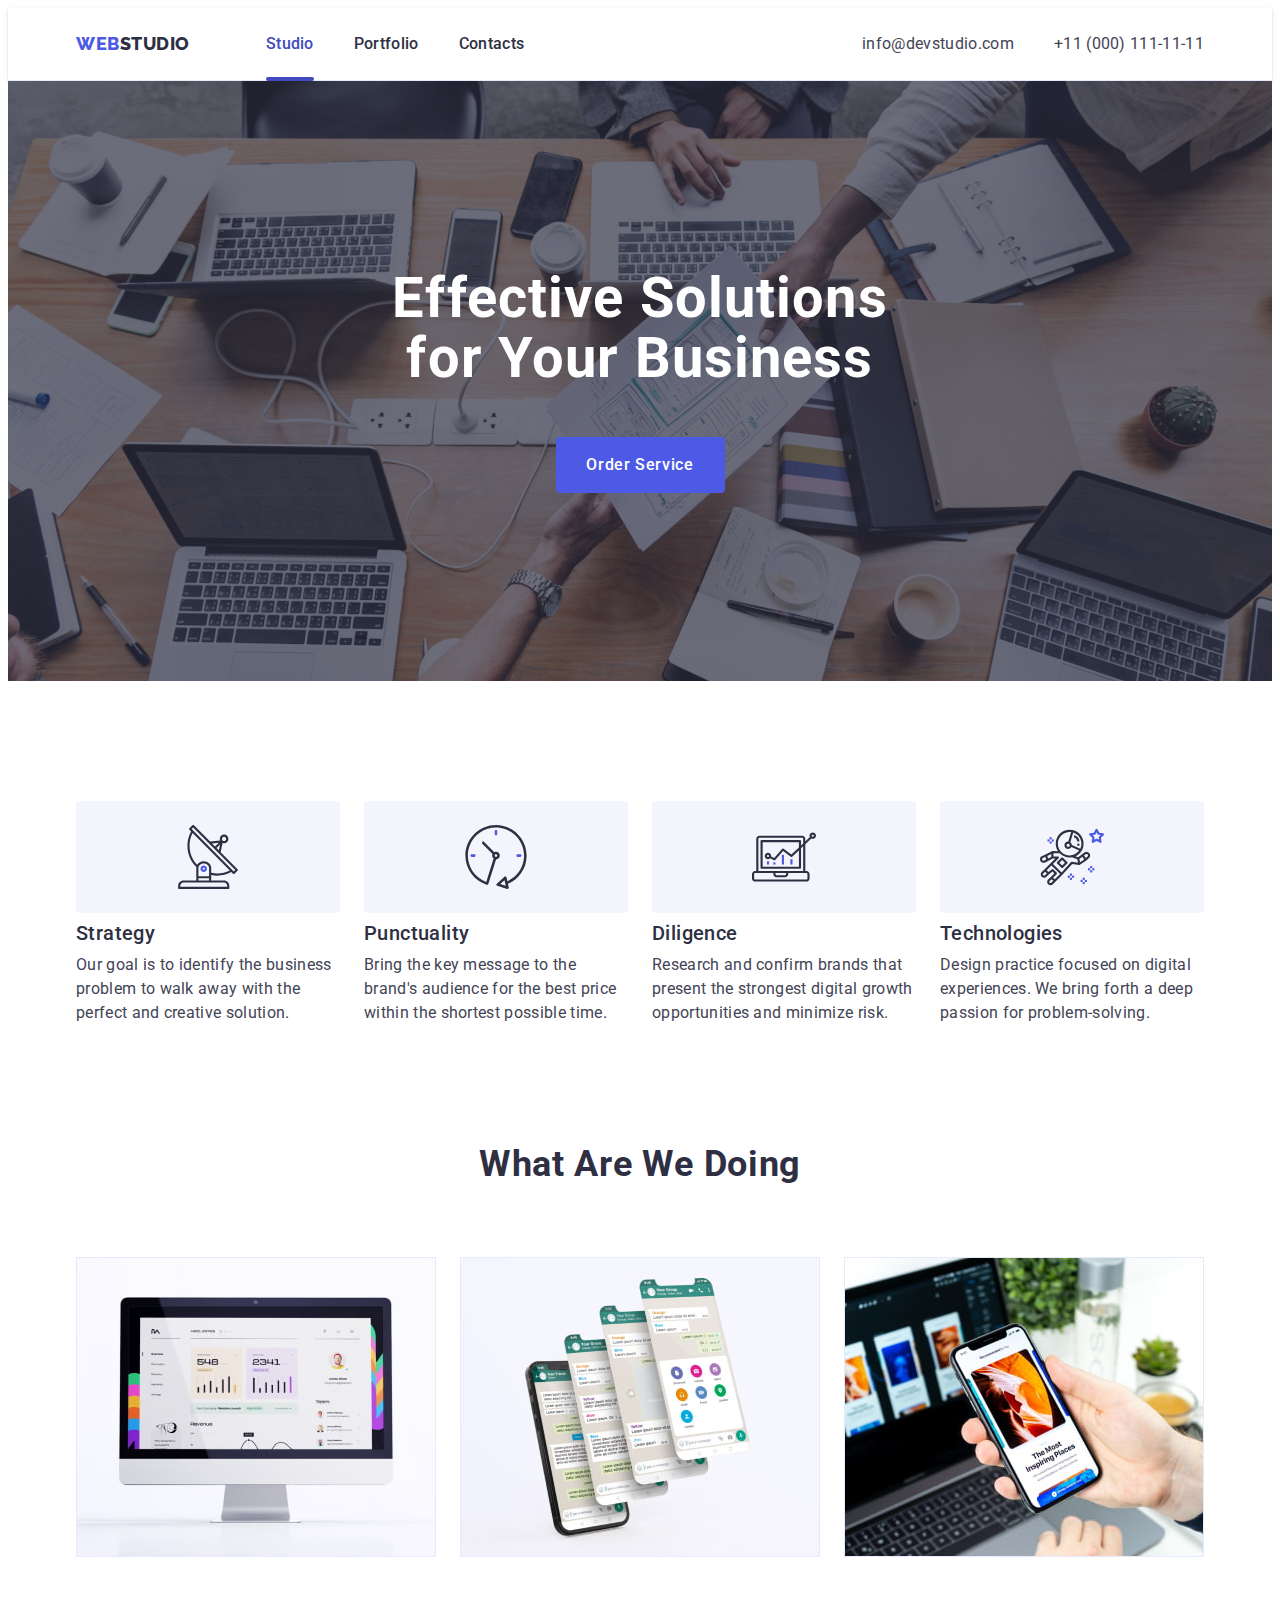
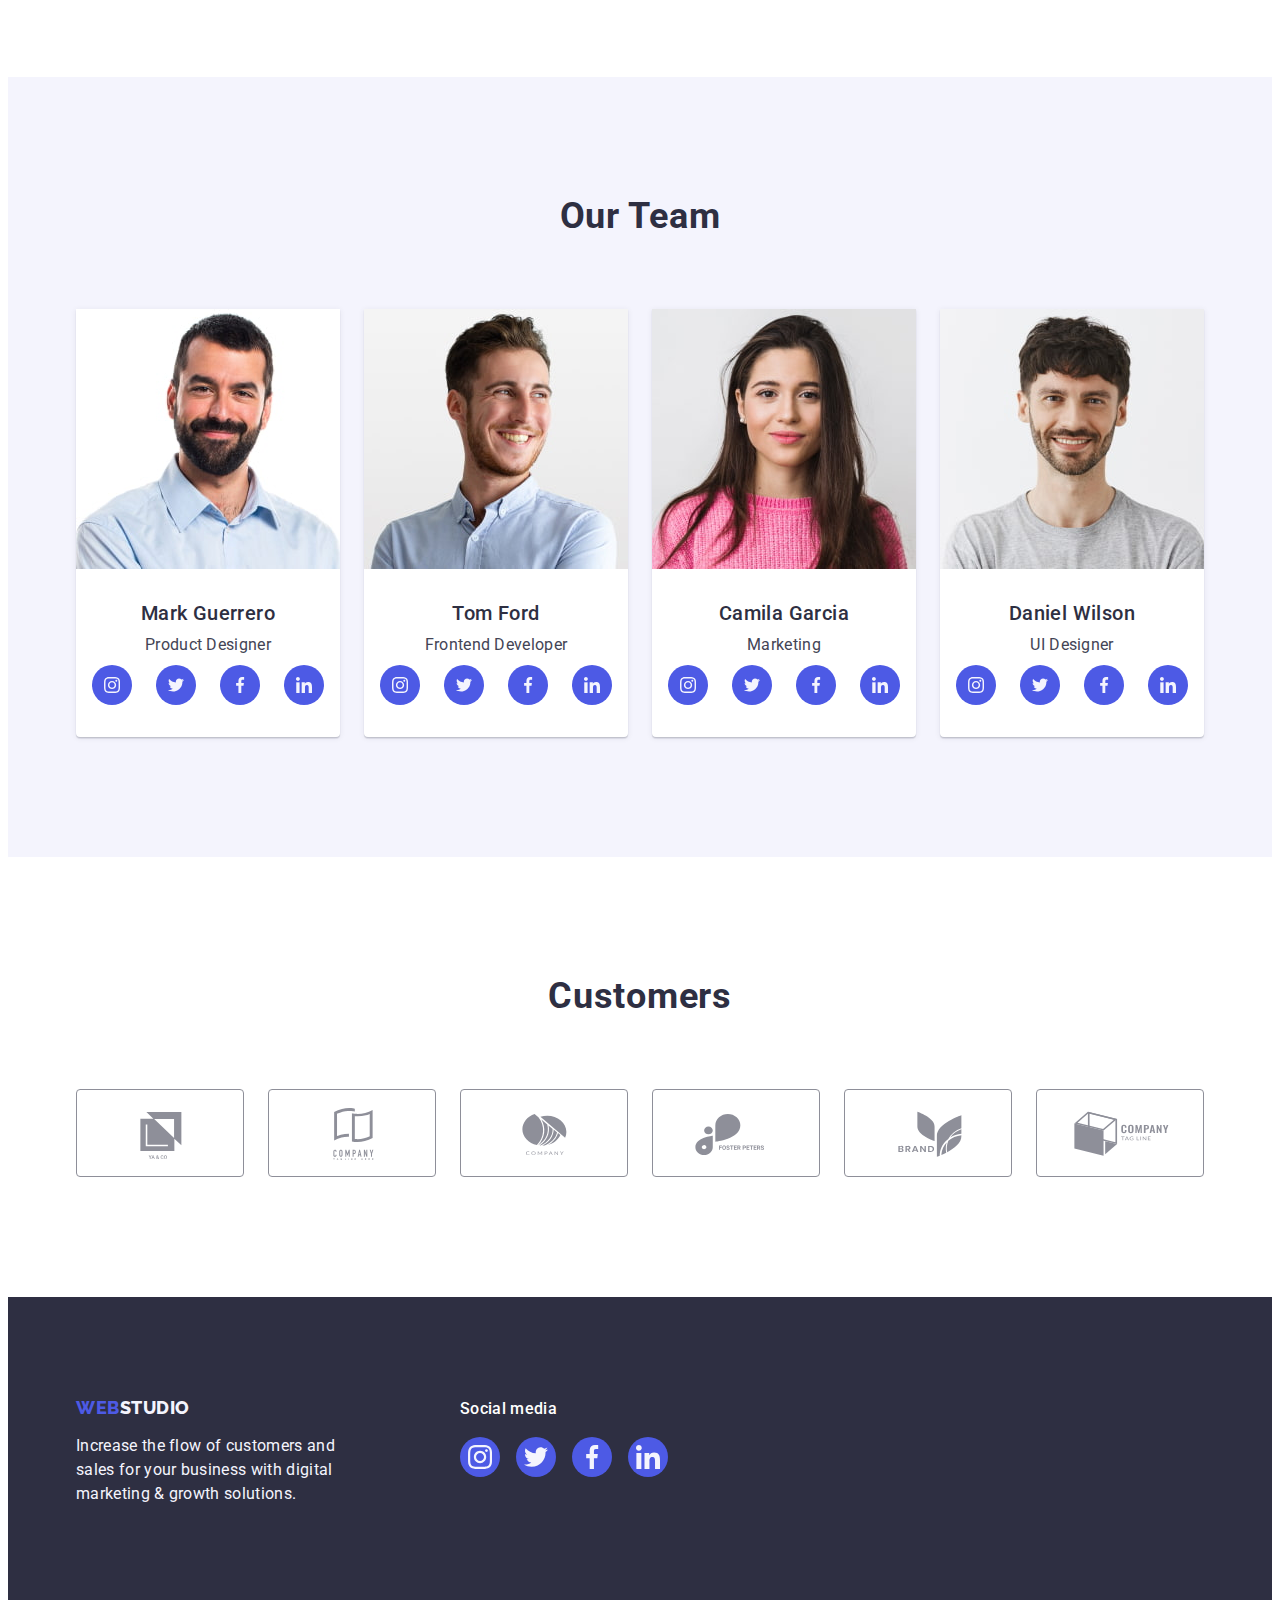
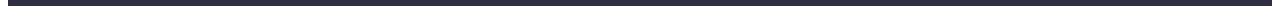
<file: index.html>
<!DOCTYPE html>
<html lang="en">
    <head>
        <meta charset="utf-8" />
        <meta name="description" content="Second homework" />
        <link rel="preconnect" href="https://fonts.googleapis.com" />
        <link rel="preconnect" href="https://fonts.gstatic.com" crossorigin />
        <link
            href="https://fonts.googleapis.com/css2?family=Raleway:wght@800&family=Roboto:wght@400;500;700;900&display=swap"
            rel="stylesheet"
        />
        <link
            rel="stylesheet"
            href="https://cdnjs.cloudflare.com/ajax/libs/modern-normalize/2.0.0/modern-normalize.min.css"
            integrity="sha512-4xo8blKMVCiXpTaLzQSLSw3KFOVPWhm/TRtuPVc4WG6kUgjH6J03IBuG7JZPkcWMxJ5huwaBpOpnwYElP/m6wg=="
            crossorigin="anonymous"
            referrerpolicy="no-referrer"
        />
        <link rel="stylesheet" href="./css/styles.css" />
        <title>GOIT_MARKUP-HW-04</title>
    </head>
    <body>
        <header class="header">
            <div class="container">
                <nav class="nav">
                    <a class="link-logo" href="./index.html"
                        >Web<span class="second">Studio</span></a
                    >
                    <ul class="list">
                        <li><a class="link-pes" href="./index.html">Studio</a></li>
                        <li><a class="link" href="./portfolio.html">Portfolio</a></li>
                        <li><a class="link" href="">Contacts</a></li>
                    </ul>
                </nav>
                <address class="adre">
                    <ul class="list">
                        <li
                            ><a class="link" href="mailto:info@devstudio.com"
                                >info@devstudio.com</a
                            ></li
                        >
                        <li><a class="link" href="tel:+110001111111">+11 (000) 111-11-11</a></li>
                    </ul>
                </address>
            </div>
        </header>
        <main class="main">
            <section class="service">
                <div class="container">
                    <h1 class="i-one">Effective Solutions for Your Business</h1>
                    <button class="buttoo" type="button" data-modal-open>Order Service</button>
                </div>
            </section>
            <section class="benefit">
                <div class="container">
                    <h2 class="visually-hidden">Benefits</h2>
                    <ul class="list">
                        <li class="liii">
                            <div class="icon-benefit">
                                <svg class="icon" width="64" height="64">
                                    <use href="./images/icons.svg#icon-antenna-1"></use>
                                </svg>
                            </div>
                            <h3 class="h-tree">Strategy</h3>
                            <p class="text"
                                >Our goal is to identify the business problem to walk away with the
                                perfect and creative solution.</p
                            >
                        </li>
                        <li class="liii">
                            <div class="icon-benefit">
                                <svg class="icon" width="64" height="64">
                                    <use href="./images/icons.svg#icon-clock-1"></use>
                                </svg>
                            </div>
                            <h3 class="h-tree">Punctuality</h3>
                            <p class="text"
                                >Bring the key message to the brand's audience for the best price
                                within the shortest possible time.</p
                            >
                        </li>
                        <li class="liii">
                            <div class="icon-benefit">
                                <svg class="icon" width="64" height="64">
                                    <use href="./images/icons.svg#icon-diagram-1"></use>
                                </svg>
                            </div>
                            <h3 class="h-tree">Diligence</h3>
                            <p class="text"
                                >Research and confirm brands that present the strongest digital
                                growth opportunities and minimize risk.</p
                            >
                        </li>
                        <li class="liii">
                            <div class="icon-benefit">
                                <svg class="icon" width="64" height="64">
                                    <use href="./images/icons.svg#icon-astronaut-1"></use>
                                </svg>
                            </div>
                            <h3 class="h-tree">Technologies</h3>
                            <p class="text"
                                >Design practice focused on digital experiences. We bring forth a
                                deep passion for problem-solving.</p
                            >
                        </li>
                    </ul>
                </div>
            </section>
            <section class="work">
                <div class="container">
                    <h2 class="i-two">What are we doing</h2>
                    <ul class="list">
                        <li class="liii">
                            <img src="./images/rec.jpg" alt="computer" width="360" height="300" />
                        </li>
                        <li class="liii">
                            <img src="./images/telef.jpg" alt="telefon" width="360" height="300" />
                        </li>
                        <li class="liii">
                            <img
                                src="./images/computer.jpg"
                                alt="computer"
                                width="360"
                                height="300"
                            />
                        </li>
                    </ul>
                </div>
            </section>
            <section class="team">
                <div class="container">
                    <h2 class="i-two">Our Team</h2>
                    <ul class="list">
                        <li class="liii">
                            <img
                                src="./images/img.jpg"
                                alt="Mark Guerrero"
                                width="264"
                                height="260"
                            />
                            <div class="cont-team">
                                <h3 class="i-tree">Mark Guerrero</h3>
                                <p class="text"> Product Designer</p>
                                <ul class="list-icon">
                                    <li class="li-icon">
                                        <a href="" class="link">
                                            <svg class="icon" width="16" height="16">
                                                <use
                                                    href="./images/icons.svg#icon-instagram-2"
                                                ></use>
                                            </svg>
                                        </a>
                                    </li>
                                    <li class="li-icon">
                                        <a href="" class="link"
                                            ><svg class="icon" width="16" height="16">
                                                <use href="./images/icons.svg#icon-twitter-1"></use>
                                            </svg>
                                        </a>
                                    </li>
                                    <li class="li-icon">
                                        <a href="" class="link"
                                            ><svg class="icon" width="16" height="16">
                                                <use
                                                    href="./images/icons.svg#icon-facebook-1"
                                                ></use>
                                            </svg>
                                        </a>
                                    </li>
                                    <li class="li-icon">
                                        <a href="" class="link"
                                            ><svg class="icon" width="16" height="16">
                                                <use
                                                    href="./images/icons.svg#icon-linkedin-1"
                                                ></use>
                                            </svg>
                                        </a>
                                    </li>
                                </ul>
                            </div>
                        </li>
                        <li class="liii">
                            <img src="./images/tomm.jpg" alt="Tom Ford" width="264" height="260" />
                            <div class="cont-team">
                                <h3 class="i-tree">Tom Ford</h3>
                                <p class="text">Frontend Developer</p>
                                <ul class="list-icon">
                                    <li class="li-icon">
                                        <a href="" class="link">
                                            <svg class="icon" width="16" height="16">
                                                <use
                                                    href="./images/icons.svg#icon-instagram-2"
                                                ></use>
                                            </svg>
                                        </a>
                                    </li>
                                    <li class="li-icon">
                                        <a href="" class="link"
                                            ><svg class="icon" width="16" height="16">
                                                <use href="./images/icons.svg#icon-twitter-1"></use>
                                            </svg>
                                        </a>
                                    </li>
                                    <li class="li-icon">
                                        <a href="" class="link"
                                            ><svg class="icon" width="16" height="16">
                                                <use
                                                    href="./images/icons.svg#icon-facebook-1"
                                                ></use>
                                            </svg>
                                        </a>
                                    </li>
                                    <li class="li-icon">
                                        <a href="" class="link"
                                            ><svg class="icon" width="16" height="16">
                                                <use
                                                    href="./images/icons.svg#icon-linkedin-1"
                                                ></use>
                                            </svg>
                                        </a>
                                    </li>
                                </ul>
                            </div>
                        </li>
                        <li class="liii">
                            <img
                                src="./images/cam.jpg"
                                alt="Camila Garcia"
                                width="264"
                                height="260"
                            />
                            <div class="cont-team">
                                <h3 class="i-tree">Camila Garcia</h3>
                                <p class="text">Marketing</p>
                                <ul class="list-icon">
                                    <li class="li-icon">
                                        <a href="" class="link">
                                            <svg class="icon" width="16" height="16">
                                                <use
                                                    href="./images/icons.svg#icon-instagram-2"
                                                ></use>
                                            </svg>
                                        </a>
                                    </li>
                                    <li class="li-icon">
                                        <a href="" class="link"
                                            ><svg class="icon" width="16" height="16">
                                                <use href="./images/icons.svg#icon-twitter-1"></use>
                                            </svg>
                                        </a>
                                    </li>
                                    <li class="li-icon">
                                        <a href="" class="link"
                                            ><svg class="icon" width="16" height="16">
                                                <use
                                                    href="./images/icons.svg#icon-facebook-1"
                                                ></use>
                                            </svg>
                                        </a>
                                    </li>
                                    <li class="li-icon">
                                        <a href="" class="link"
                                            ><svg class="icon" width="16" height="16">
                                                <use
                                                    href="./images/icons.svg#icon-linkedin-1"
                                                ></use>
                                            </svg>
                                        </a>
                                    </li>
                                </ul>
                            </div>
                        </li>
                        <li class="liii">
                            <img
                                src="./images/dan.jpg"
                                alt="Daniel Wilson"
                                width="264"
                                height="260"
                            />
                            <div class="cont-team">
                                <h3 class="i-tree">Daniel Wilson</h3>
                                <p class="text">UI Designer</p>
                                <ul class="list-icon">
                                    <li class="li-icon">
                                        <a href="" class="link">
                                            <svg class="icon" width="16" height="16">
                                                <use
                                                    href="./images/icons.svg#icon-instagram-2"
                                                ></use>
                                            </svg>
                                        </a>
                                    </li>
                                    <li class="li-icon">
                                        <a href="" class="link"
                                            ><svg class="icon" width="16" height="16">
                                                <use href="./images/icons.svg#icon-twitter-1"></use>
                                            </svg>
                                        </a>
                                    </li>
                                    <li class="li-icon">
                                        <a href="" class="link"
                                            ><svg class="icon" width="16" height="16">
                                                <use
                                                    href="./images/icons.svg#icon-facebook-1"
                                                ></use>
                                            </svg>
                                        </a>
                                    </li>
                                    <li class="li-icon">
                                        <a href="" class="link"
                                            ><svg class="icon" width="16" height="16">
                                                <use
                                                    href="./images/icons.svg#icon-linkedin-1"
                                                ></use>
                                            </svg>
                                        </a>
                                    </li>
                                </ul>
                            </div>
                        </li>
                    </ul>
                </div>
            </section>
            <section class="customer">
                <div class="container">
                    <h2 class="i-two">Customers</h2>
                    <ul class="list">
                        <li class="liii">
                            <a href="" class="link">
                                <svg class="icon" width="104" height="56">
                                    <use href="./images/icons.svg#icon-Logo"></use>
                                </svg>
                            </a>
                        </li>
                        <li class="liii">
                            <a href="" class="link">
                                <svg class="icon" width="104" height="56">
                                    <use href="./images/icons.svg#icon-Logo-1"></use>
                                </svg>
                            </a>
                        </li>
                        <li class="liii">
                            <a href="" class="link">
                                <svg class="icon" width="104" height="56">
                                    <use href="./images/icons.svg#icon-Logo-2"></use>
                                </svg>
                            </a>
                        </li>
                        <li class="liii">
                            <a href="" class="link">
                                <svg class="icon" width="104" height="56">
                                    <use href="./images/icons.svg#icon-Logo-3"></use>
                                </svg>
                            </a>
                        </li>
                        <li class="liii">
                            <a href="" class="link">
                                <svg class="icon" width="104" height="56">
                                    <use href="./images/icons.svg#icon-Logo-4"></use>
                                </svg>
                            </a>
                        </li>
                        <li class="liii">
                            <a href="" class="link">
                                <svg class="icon" width="104" height="56">
                                    <use href="./images/icons.svg#icon-Logo-5"></use>
                                </svg>
                            </a>
                        </li>
                    </ul>
                </div>
            </section>
        </main>
        <footer class="end">
            <div class="container">
                <div class="end-logo">
                    <a class="link" href="./index.html">Web<span class="second">Studio</span></a>
                    <p class="text"
                        >Increase the flow of customers and sales for your business with digital
                        marketing & growth solutions.</p
                    >
                </div>
                <div class="social">
                    <p class="text">Social media</p>
                    <ul class="list-icon">
                        <li class="li-icon">
                            <a href="" class="link">
                                <svg class="icon" width="24" height="24">
                                    <use href="./images/icons.svg#icon-instagram-2"></use>
                                </svg>
                            </a>
                        </li>
                        <li class="li-icon">
                            <a href="" class="link"
                                ><svg class="icon" width="24" height="24">
                                    <use href="./images/icons.svg#icon-twitter-1"></use>
                                </svg>
                            </a>
                        </li>
                        <li class="li-icon">
                            <a href="" class="link"
                                ><svg class="icon" width="24" height="24">
                                    <use href="./images/icons.svg#icon-facebook-1"></use>
                                </svg>
                            </a>
                        </li>
                        <li class="li-icon">
                            <a href="" class="link"
                                ><svg class="icon" width="24" height="24">
                                    <use href="./images/icons.svg#icon-linkedin-1"></use>
                                </svg>
                            </a>
                        </li>
                    </ul>
                </div>
            </div>
        </footer>
        <div class="backdrop is-hidden" data-modal>
            <div class="modal">
                <button type="button" class="close-butto" data-modal-close>
                    <svg class="icon-close" width="8" height="8">
                        <use href="./images/icons.svg#icon-close-black-18dp"></use>
                    </svg>
                </button>
            </div>
        </div>
        <script src="./js/modal.js"></script>
    </body>
</html>
</file>
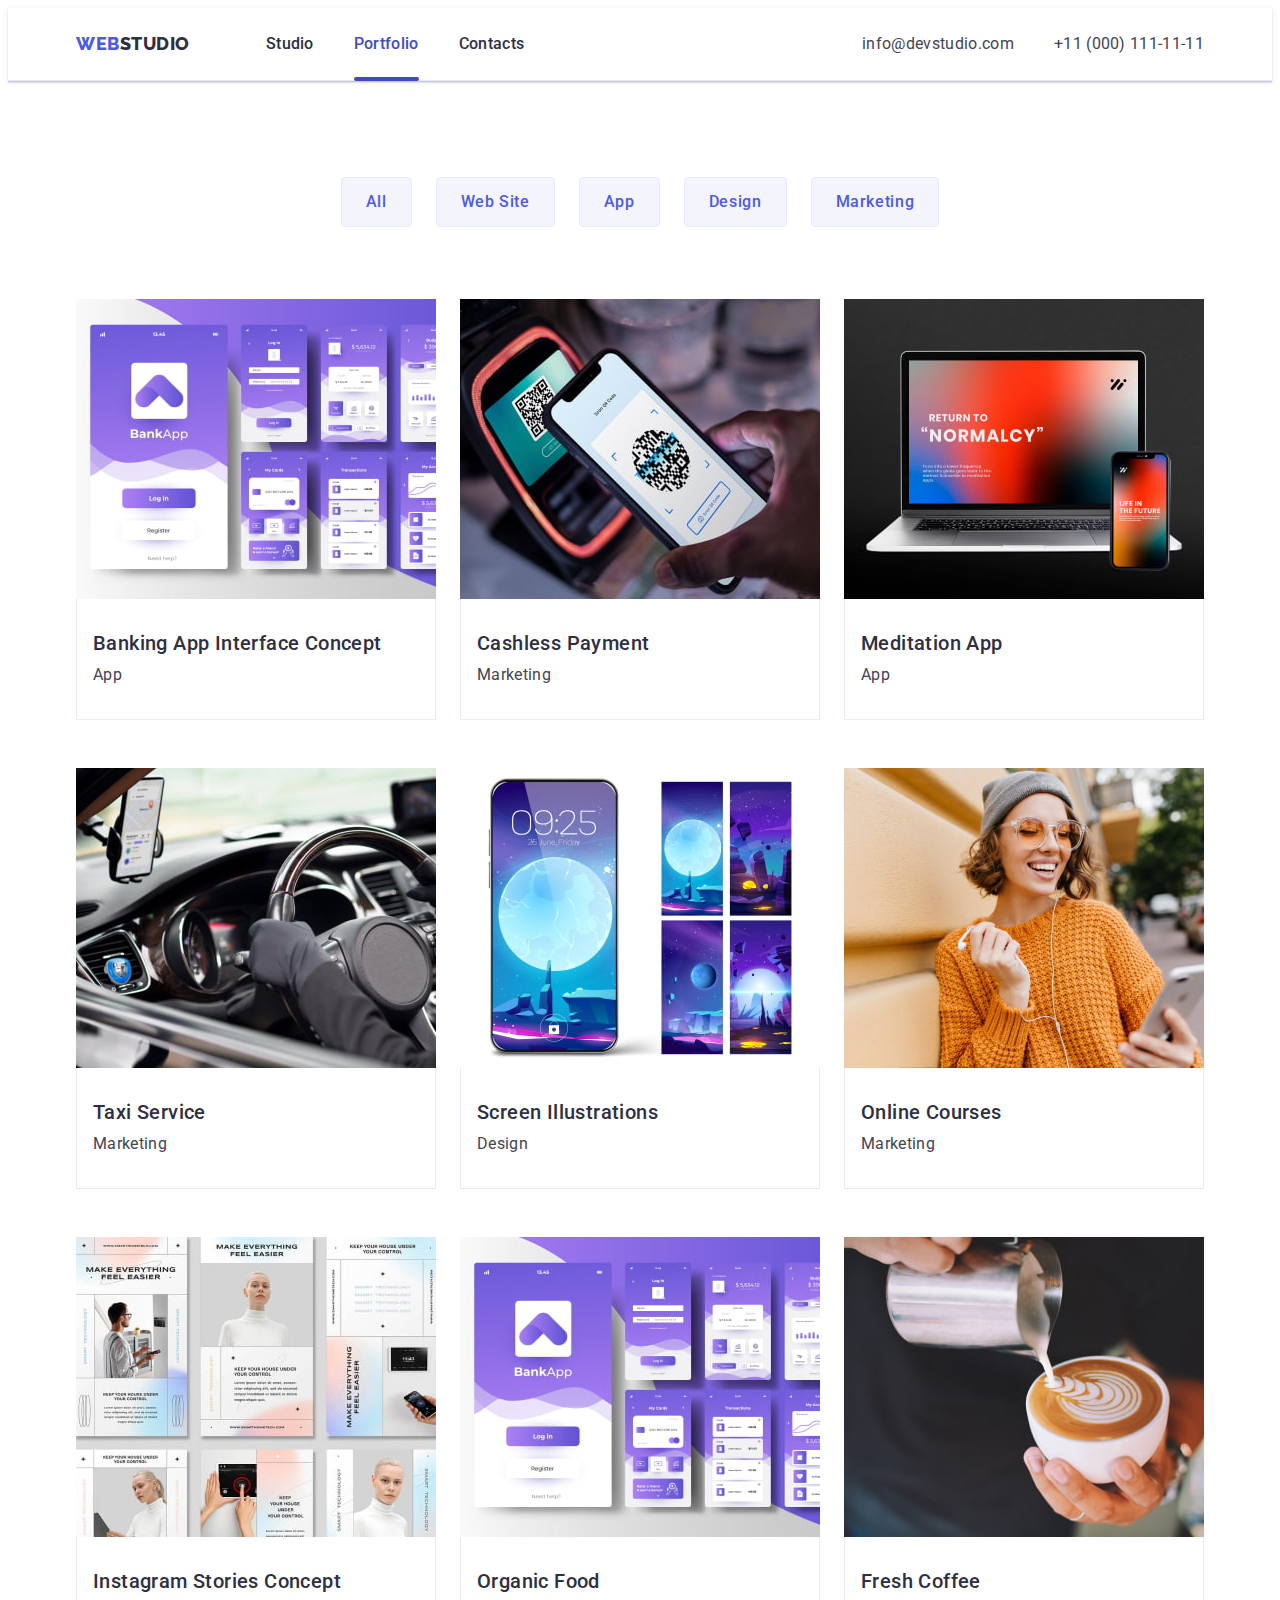
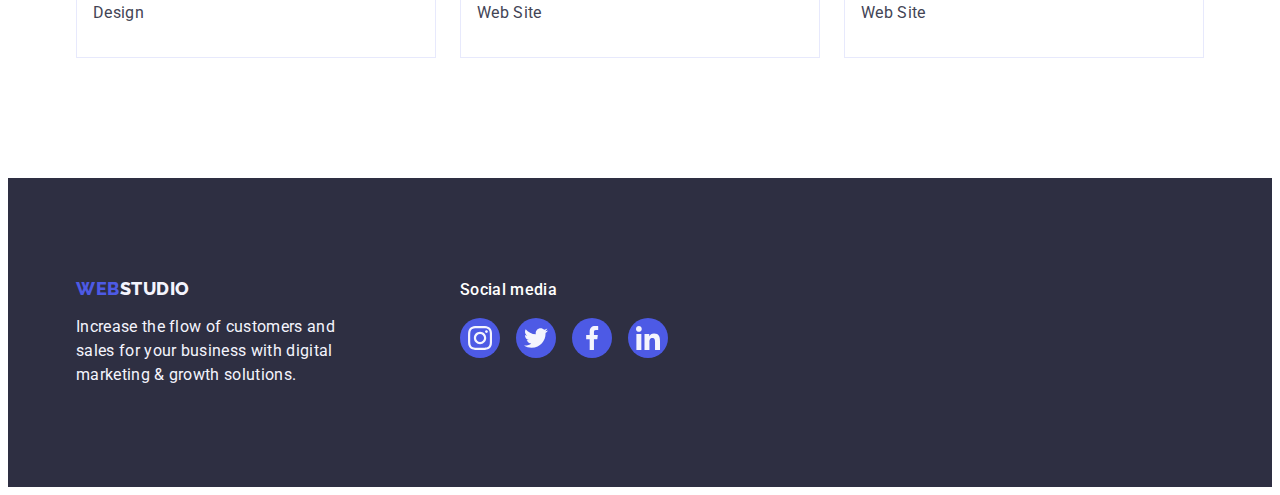
<file: portfolio.html>
<!DOCTYPE html>
<html lang="en">
    <head>
        <meta charset="utf-8" />
        <meta name="description" content="portfolio" />
        <title>GOIT_MARKUP-HW-04</title>
        <link rel="preconnect" href="https://fonts.googleapis.com" />
        <link rel="preconnect" href="https://fonts.gstatic.com" crossorigin />
        <link
            href="https://fonts.googleapis.com/css2?family=Raleway:wght@800&family=Roboto:wght@400;500;700;900&display=swap"
            rel="stylesheet"
        />
        <link
            rel="stylesheet"
            href="https://cdnjs.cloudflare.com/ajax/libs/modern-normalize/2.0.0/modern-normalize.min.css"
            integrity="sha512-4xo8blKMVCiXpTaLzQSLSw3KFOVPWhm/TRtuPVc4WG6kUgjH6J03IBuG7JZPkcWMxJ5huwaBpOpnwYElP/m6wg=="
            crossorigin="anonymous"
            referrerpolicy="no-referrer"
        />
        <link rel="stylesheet" href="./css/styles.css" />
    </head>
    <body>
        <header class="header">
            <div class="container">
                <nav class="nav">
                    <a class="link-logo" href="./index.html"
                        >Web<span class="second">Studio</span></a
                    >
                    <ul class="list">
                        <li><a class="link" href="./index.html">Studio</a></li>
                        <li><a class="link-pes" href="./portfolio.html">Portfolio</a></li>
                        <li><a class="link" href="">Contacts</a></li>
                    </ul>
                </nav>
                <address class="adre">
                    <ul class="list">
                        <li>
                            <a class="link" href="mailto:info@devstudio.com">info@devstudio.com</a>
                        </li>
                        <li>
                            <a class="link" href="tel:+110001111111">+11 (000) 111-11-11</a>
                        </li>
                    </ul>
                </address>
            </div>
        </header>
        <main>
            <section class="portfolio">
                <div class="container">
                    <h1 class="visually-hidden">Nothing</h1>
                    <ul class="list-button">
                        <li>
                            <button type="button" class="buttoo">All</button>
                        </li>
                        <li>
                            <button type="button" class="buttoo">Web Site</button>
                        </li>
                        <li>
                            <button type="button" class="buttoo">App</button>
                        </li>
                        <li>
                            <button type="button" class="buttoo">Design</button>
                        </li>
                        <li>
                            <button type="button" class="buttoo">Marketing</button>
                        </li>
                    </ul>
                    <ul class="list">
                        <li class="liii">
                            <a href="" class="link">
                                <div class="overlay">
                                    <img
                                        src="./images/bank.jpg"
                                        alt="it is bank"
                                        width="360"
                                        height="300"
                                    />
                                    <p class="text"
                                        >14 Stylish and User-Friendly App Design Concepts · Task
                                        Manager App · Calorie Tracker App · Exotic Fruit Ecommerce
                                        App · Cloud Storage App</p
                                    >
                                </div>
                                <div class="cont-port">
                                    <h2 class="htwo">Banking App Interface Concept</h2>
                                    <p class="text">App</p>
                                </div>
                            </a>
                        </li>
                        <li class="liii">
                            <a href="" class="link">
                                <div class="overlay">
                                    <img
                                        src="./images/cash.jpg"
                                        alt="Payment"
                                        width="360"
                                        height="300"
                                    />
                                    <p class="text"
                                        >14 Stylish and User-Friendly App Design Concepts · Task
                                        Manager App · Calorie Tracker App · Exotic Fruit Ecommerce
                                        App · Cloud Storage App</p
                                    >
                                </div>
                                <div class="cont-port">
                                    <h2 class="htwo">Cashless Payment</h2>
                                    <p class="text">Marketing</p>
                                </div>
                            </a>
                        </li>
                        <li class="liii">
                            <a href="" class="link">
                                <div class="overlay">
                                    <img
                                        src="./images/app.jpg"
                                        alt="telefon with apps"
                                        width="360"
                                        height="300"
                                    />
                                    <p class="text"
                                        >14 Stylish and User-Friendly App Design Concepts · Task
                                        Manager App · Calorie Tracker App · Exotic Fruit Ecommerce
                                        App · Cloud Storage App</p
                                    >
                                </div>
                                <div class="cont-port">
                                    <h2 class="htwo">Meditation App</h2>
                                    <p class="text">App</p>
                                </div>
                            </a>
                        </li>
                        <li class="liii">
                            <a href="" class="link">
                                <div class="overlay">
                                    <img
                                        src="./images/taxi.jpg"
                                        alt="car-taxi"
                                        width="360"
                                        height="300"
                                    />
                                    <p class="text"
                                        >14 Stylish and User-Friendly App Design Concepts · Task
                                        Manager App · Calorie Tracker App · Exotic Fruit Ecommerce
                                        App · Cloud Storage App</p
                                    >
                                </div>
                                <div class="cont-port">
                                    <h2 class="htwo">Taxi Service</h2>
                                    <p class="text">Marketing</p></div
                                >
                            </a>
                        </li>
                        <li class="liii">
                            <a href="" class="link">
                                <div class="overlay">
                                    <img
                                        src="./images/screen.jpg"
                                        alt="scree phone"
                                        width="360"
                                        height="300"
                                    />
                                    <p class="text"
                                        >14 Stylish and User-Friendly App Design Concepts · Task
                                        Manager App · Calorie Tracker App · Exotic Fruit Ecommerce
                                        App · Cloud Storage App</p
                                    >
                                </div>
                                <div class="cont-port">
                                    <h2 class="htwo">Screen Illustrations</h2>
                                    <p class="text">Design</p>
                                </div>
                            </a>
                        </li>
                        <li class="liii">
                            <a href="" class="link">
                                <div class="overlay">
                                    <img
                                        src="./images/cours.jpg"
                                        alt="girl with phone"
                                        width="360"
                                        height="300"
                                    />
                                    <p class="text"
                                        >14 Stylish and User-Friendly App Design Concepts · Task
                                        Manager App · Calorie Tracker App · Exotic Fruit Ecommerce
                                        App · Cloud Storage App</p
                                    >
                                </div>
                                <div class="cont-port">
                                    <h2 class="htwo">Online Courses</h2>
                                    <p class="text">Marketing</p>
                                </div>
                            </a>
                        </li>
                        <li class="liii">
                            <a href="" class="link">
                                <div class="overlay">
                                    <img
                                        src="./images/inst.jpg"
                                        alt="Instagram apps"
                                        width="360"
                                        height="300"
                                    />
                                    <p class="text"
                                        >14 Stylish and User-Friendly App Design Concepts · Task
                                        Manager App · Calorie Tracker App · Exotic Fruit Ecommerce
                                        App · Cloud Storage App</p
                                    >
                                </div>
                                <div class="cont-port">
                                    <h2 class="htwo">Instagram Stories Concept</h2>
                                    <p class="text">Design</p>
                                </div>
                            </a>
                        </li>
                        <li class="liii">
                            <a href="" class="link">
                                <div class="overlay">
                                    <img
                                        src="./images/bank.jpg"
                                        alt="it is bank"
                                        width="360"
                                        height="300"
                                    />
                                    <p class="text"
                                        >14 Stylish and User-Friendly App Design Concepts · Task
                                        Manager App · Calorie Tracker App · Exotic Fruit Ecommerce
                                        App · Cloud Storage App</p
                                    >
                                </div>
                                <div class="cont-port">
                                    <h2 class="htwo">Organic Food</h2>
                                    <p class="text">Web Site</p>
                                </div>
                            </a>
                        </li>
                        <li class="liii">
                            <a href="" class="link">
                                <div class="overlay">
                                    <img
                                        src="./images/coffe.jpg"
                                        alt="cap with coffe"
                                        width="360"
                                        height="300"
                                    />
                                    <p class="text"
                                        >14 Stylish and User-Friendly App Design Concepts · Task
                                        Manager App · Calorie Tracker App · Exotic Fruit Ecommerce
                                        App · Cloud Storage App</p
                                    >
                                </div>
                                <div class="cont-port">
                                    <h2 class="htwo">Fresh Coffee</h2>
                                    <p class="text">Web Site</p>
                                </div>
                            </a>
                        </li>
                    </ul>
                </div>
            </section>
        </main>
        <footer class="end">
            <div class="container">
                <div class="end-logo">
                    <a class="link" href="./index.html">Web<span class="second">Studio</span></a>
                    <p class="text"
                        >Increase the flow of customers and sales for your business with digital
                        marketing & growth solutions.</p
                    >
                </div>
                <div class="social">
                    <p class="text">Social media</p>
                    <ul class="list-icon">
                        <li class="li-icon">
                            <a href="" class="link">
                                <svg class="icon" width="24" height="24">
                                    <use href="./images/icons.svg#icon-instagram-2"></use>
                                </svg>
                            </a>
                        </li>
                        <li class="li-icon">
                            <a href="" class="link"
                                ><svg class="icon" width="24" height="24">
                                    <use href="./images/icons.svg#icon-twitter-1"></use>
                                </svg>
                            </a>
                        </li>
                        <li class="li-icon">
                            <a href="" class="link"
                                ><svg class="icon" width="24" height="24">
                                    <use href="./images/icons.svg#icon-facebook-1"></use>
                                </svg>
                            </a>
                        </li>
                        <li class="li-icon">
                            <a href="" class="link"
                                ><svg class="icon" width="24" height="24">
                                    <use href="./images/icons.svg#icon-linkedin-1"></use>
                                </svg>
                            </a>
                        </li>
                    </ul>
                </div>
            </div>
        </footer>
    </body>
</html>
</file>
<file: css/styles.css>
:root {
    --primaryral-font: 'Raleway', sans-serif;
    --primaryrob-font: 'Roboto', sans-serif;
    --primary-white-color: #ffffff;
    --primary-navyblue-color: #2e2f42;
    --iris-color: #4d5ae5;
    --slate-color: #434455;
    --howe-color: #404bbf;
    --cloud-color: #f4f4fd;
    --but-color: #e7e9fc;
    --lightslate: #8e8f99;
    --soc: #31d0aa;
}

body {
    background-color: var(--primary-white-color);
    font-family: var(--primaryrob-font);
    color: var(--slate-color);
}
/*₴₴₴₴₴₴₴₴₴₴₴₴₴₴₴₴₴₴₴₴₴₴₴₴₴₴₴₴₴₴₴₴₴₴₴₴₴₴₴₴₴₴₴₴₴₴₴₴₴₴₴₴₴₴₴₴₴₴₴₴₴*/
.list {
    list-style-type: none;
}
.text {
    line-height: 1.5;
    letter-spacing: 0.02rem;
}
.link,
.link-logo,
.link-pes,
.link-pes-p {
    text-decoration: none;
}
.nav .link-logo,
.nav .link,
.end .link {
    font-family: var(--primaryral-font);
    color: var(--iris-color);
    font-size: 18px;
    font-weight: 800;
    line-height: 1.17;
    letter-spacing: 0.03em;
    text-transform: uppercase;
}
.second {
    color: var(--primary-navyblue-color);
}

.nav .list .link,
.link-pes,
.link-pes-p {
    font-family: var(--primaryrob-font);
    color: var(--primary-navyblue-color);
    font-size: 16px;
    font-weight: 500;
    line-height: 1.5;
    letter-spacing: 0.02rem;
    text-transform: none;
}

.nav .link:hover,
.nav .link:focus {
    color: var(--howe-color);
}
.adre .link {
    color: var(--slate-color);
    line-height: 1.5;
    letter-spacing: 0.02rem;
    transition: color 250ms cubic-bezier(0.4, 0, 0.2, 1);
}
.adre {
    font-style: normal; /*Хотіло для завдання, хоча можна і в.adre .link запхати і теж працює */
}
.adre .link:hover,
.adre .link:focus {
    color: var(--howe-color);
}
/*₴₴₴₴₴₴₴₴₴₴₴₴₴₴₴₴₴₴₴₴₴₴₴₴₴₴₴₴₴₴₴₴₴₴₴₴₴₴₴₴₴₴₴₴₴₴₴₴₴₴₴₴₴₴₴₴₴₴₴₴₴*/

.service,
.end {
    background-color: var(--primary-navyblue-color);
}

.i-one {
    font-size: 56px;
    color: var(--primary-white-color);
    font-weight: 700;
    line-height: 1.07;
    letter-spacing: 0.07rem;
    text-align: center;
    max-width: 496px;
    height: 120px;
    margin: 0 auto;
    margin-bottom: 48px;
}
.service .buttoo {
    font-family: var(--primaryrob-font);
    font-size: 16px;
    color: var(--primary-white-color);
    font-weight: 500;
    line-height: 1.5;
    letter-spacing: 0.04rem;
    background-color: var(--iris-color);
    cursor: pointer;
    min-width: 169px;
    height: 56px;
    border: none;
    border-radius: 4px;
    display: block;
    margin: 0 auto;
    transition: background-color 250ms cubic-bezier(0.4, 0, 0.2, 1);
}

.service .buttoo:hover,
.service .buttoo:focus {
    background-color: var(--howe-color);
}

/*₴₴₴₴₴₴₴₴₴₴₴₴₴₴₴₴₴₴₴₴₴₴₴₴₴₴₴₴₴₴₴₴₴₴₴₴₴₴₴₴₴₴₴₴₴₴₴₴₴₴₴₴₴₴₴₴₴₴₴₴₴*/

.i-two {
    color: var(--primary-navyblue-color);
    font-size: 36px;
    font-weight: 700;
    line-height: 1.11;
    letter-spacing: 0.045rem;
    text-transform: capitalize;
    text-align: center;
}

/*₴₴₴₴₴₴₴₴₴₴₴₴₴₴₴₴₴₴₴₴₴₴₴₴₴₴₴₴₴₴₴₴₴₴₴₴₴₴₴₴₴₴₴₴₴₴₴₴₴₴₴₴₴₴₴₴₴₴₴₴₴*/

.team {
    background-color: #f4f4fd;
}

.team .liii {
    background-color: var(--primary-white-color);
}

.team .i-tree,
.portfolio .htwo,
.benefit .h-tree {
    color: var(--primary-navyblue-color);
    font-size: 20px;
    font-weight: 500;
    line-height: 1.2;
    letter-spacing: 0.025rem;
}
/*₴₴₴₴₴₴₴₴₴₴₴₴₴₴₴₴₴₴₴₴₴₴₴₴₴₴₴₴₴₴₴₴₴₴₴₴₴₴₴₴₴₴₴₴₴₴₴₴₴₴₴₴₴₴₴₴₴₴₴₴₴*/

.end .second,
.end .text {
    color: #f4f4fd;
}

/*₴₴₴₴₴₴₴₴₴₴₴₴₴₴₴₴₴₴₴₴₴₴₴₴₴₴₴₴₴₴₴₴₴₴₴₴₴₴₴₴₴₴₴₴₴₴₴₴₴₴₴₴₴₴₴₴₴₴₴₴₴*/
.portfolio .buttoo {
    font-family: var(--primaryrob-font);
    color: var(--iris-color);
    background-color: var(--cloud-color);
    font-size: 16px;
    font-weight: 500;
    line-height: 1.5;
    letter-spacing: 0.04rem;
    cursor: pointer;
    padding: 12px 24px;
    border: 1px solid var(--but-color);
    border-radius: 4px;
    transition: color 250ms cubic-bezier(0.4, 0, 0.2, 1),
        background-color 250ms cubic-bezier(0.4, 0, 0.2, 1),
        border-color 250ms cubic-bezier(0.4, 0, 0.2, 1),
        box-shadow 250ms cubic-bezier(0.4, 0, 0.2, 1);
}

.portfolio .buttoo:hover,
.portfolio .buttoo:focus {
    color: var(--primary-white-color);
    background-color: #404bbf;
    border: 1px solid transparent;
    box-shadow: 0px 3px 1px rgba(0, 0, 0, 0.1), 0px 2px 1px rgba(0, 0, 0, 0.08),
        0px 2px 2px rgba(0, 0, 0, 0.12);
}
.portfolio .text {
    color: var(--slate-color);
}

/* РОЗМІТКА СТОРІНКИ  */
*,
*::before,
*::after {
    box-sizing: border-box;
}
.container {
    max-width: 1158px;
    padding: 0 15px;
    margin: 0 auto;
}
img {
    display: block;
}
.visually-hidden {
    position: absolute;
    width: 1px;
    height: 1px;
    margin: -1px;
    border: 0;
    padding: 0;
    white-space: nowrap;
    clip-path: inset(100%);
    clip: rect(0 0 0 0);
    overflow: hidden;
}

/* Футер */
.header .container {
    display: flex;
}
.header {
    border-bottom: 1px solid #e7e9fc;
    box-shadow: 0px 2px 1px rgba(46, 47, 66, 0.08), 0px 1px 1px rgba(46, 47, 66, 0.16),
        0px 1px 6px rgba(46, 47, 66, 0.08);
}
.header .nav {
    display: flex;
    align-items: center;
    margin: 0 auto 0 0;
}
.nav .list {
    display: flex;
    padding: 0;
    gap: 40px;
    margin: 0;
}
.adre .list {
    display: flex;
    align-items: center;
    gap: 40px;
    padding: 24px 0;
    margin: 0;
}
.link-logo {
    margin-right: 76px;
}
.nav .link,
.link-pes,
.link-pes-p {
    padding: 24px 0;
}
.nav .list .link,
.link-pes,
.link-pes-p {
    display: block;
}

/* MAIN CLASS  */
/* SERVICE */
.service {
    padding: 188px 0;
}
/* все в стилях */
/*BENEFITS*/
.benefit,
.team,
.customer {
    padding: 120px 0;
}
.benefit .list {
    display: flex;
    align-items: flex-start;
    padding: 0;
    gap: 24px;
    margin: 0;
}
.h-tree,
.cont-port .htwo {
    margin: 0 0 8px 0;
}
.benefit .liii {
    flex-basis: calc((100% - 3 * 24px) / 4);
}
/* WORK */
.work {
    padding-bottom: 120px;
}
.work .list,
.team .list {
    display: flex;
    gap: 24px;
    padding: 0;
    margin: 0;
}
.work .liii,
.portfolio .list .link {
    flex-basis: calc((100% - 48px) / 3);
}
.work .i-two,
.team .i-two {
    margin-bottom: 72px;
    margin-top: 0;
}
/* TEAM */
.team .liii {
    flex-basis: calc((100-3 * 24px) / 4);
    border-radius: 0px 0px 4px 4px;
}
.cont-team {
    padding: 32px 0;
    text-align: center;
}
.cont-team .i-tree {
    text-align: center;
    margin: 0 0 8px 0;
}
.cont-team .text,
.cont-port .text,
.benefit .text {
    margin: 0;
}
/* ФУТЕР */
.end {
    padding: 100px 0;
}
.end .link {
    display: inline-block;
    margin-bottom: 16px;
}
.end .text {
    max-width: 264px;
    height: auto;
    margin: 0;
}
/* PORTFOLIO */

.portfolio {
    padding: 96px 0 120px 0;
}
.portfolio .list-button {
    list-style-type: none;
    display: flex;
    justify-content: center;
    gap: 24px;
    margin: 0;
    margin-bottom: 72px;
    padding: 0;
}
.portfolio .list {
    margin: 0;
    padding: 0;
    display: flex;
    flex-wrap: wrap;
    row-gap: 48px;
    column-gap: 24px;
}
.cont-port {
    padding: 32px 16px;
    margin: 0;
    border: 1px solid #e7e9fc;
    border-top: none;
}

/* СЕКЦІЯ КОМАНДИ */
.list-icon {
    display: flex;
    list-style-type: none;
    margin: 0;
    padding: 0;
    gap: 24px;
    justify-content: center;
}
.list-icon .link {
    display: flex;
    justify-content: center;
    align-items: center;
    background-color: var(--iris-color);
    width: 40px;
    height: 40px;
    border-radius: 50%;
    transition: background-color 250ms cubic-bezier(0.4, 0, 0.2, 1);
}
.list-icon .link:hover,
.list-icon .link:focus {
    background-color: var(--howe-color);
}
.team .text {
    margin: 0 0 8px 0;
}
.team .liii {
    box-shadow: 0px 1px 6px rgba(46, 47, 66, 0.08), 0px 1px 1px rgba(46, 47, 66, 0.16),
        0px 2px 1px rgba(46, 47, 66, 0.08);
}
.team .icon {
    fill: var(--cloud-color);
}

/* SECTION CUSTOMER */
.customer .list {
    display: flex;
    justify-content: center;
    align-items: center;
    gap: 24px;
    margin: 0;
    padding: 0;
}
.customer .link {
    display: flex;
    justify-content: center;
    align-items: center;
    color: var(--lightslate);
    background-color: var(--primary-white-color);
    width: 168px;
    height: 88px;
    border-radius: 4px;
    border: 1px solid var(--lightslate);
    transition: border-color 250ms cubic-bezier(0.4, 0, 0.2, 1),
        color 250ms cubic-bezier(0.4, 0, 0.2, 1);
}
.customer .i-two {
    padding: 0;
    margin: 0 0 72px 0;
}
.customer .link:hover,
.customer .link:focus {
    border-color: var(--howe-color);
    color: var(--howe-color);
}
.customer .icon {
    fill: currentColor;
}

/* FOOOOTEEERRR */
.end .container {
    display: flex;
    align-items: baseline;
}
.end-logo {
    margin: 0 120px 0 0;
    padding: 0;
}
.social .link {
    margin: 0;
}
.social .list-icon {
    gap: 16px;
}
.social .text {
    font-weight: 500;
    max-width: 96;
    height: 24px;
    margin: 0 0 16px 0;
    color: var(--primary-white-color);
}
.social .link:hover,
.social .link:focus {
    background-color: var(--soc);
}
.social .icon {
    fill: var(--cloud-color);
}
/* SECTION BENEFITS */
.icon-benefit {
    display: flex;
    align-items: center;
    justify-content: center;
    background-color: var(--cloud-color);
    border-radius: 4px;
    height: 112px;
    margin-bottom: 8px;
}

/* SECTION SERVICE */
.service {
    background-image: linear-gradient(rgba(46, 47, 66, 0.7), rgba(46, 47, 66, 0.7)),
        url(../images/peoplee.jpg);
    max-width: 1440px;
    background-repeat: no-repeat;
    background-position: center;
    background-size: cover;
    margin: 0 auto;
}

.link-pes {
    position: relative;
    color: var(--howe-color);
    transition: color 250ms cubic-bezier(0.4, 0, 0.2, 1);
}
.link-pes::after {
    content: '';
    position: absolute;
    left: 0;
    bottom: -1px;
    height: 4px;
    background-color: var(--howe-color);
    border-radius: 2px;
    width: 100%;
}
/* portfolio */

.portfolio .link:hover,
.portfolio .link:focus {
    box-shadow: 0px 1px 6px rgba(46, 47, 66, 0.08), 0px 1px 1px rgba(46, 47, 66, 0.16),
        0px 2px 1px rgba(46, 47, 66, 0.08);
}
.portfolio .link {
    display: block;
    transition: box-shadow 250ms cubic-bezier(0.4, 0, 0.2, 1);
}

.overlay {
    position: relative;
    overflow: hidden;
}
.overlay .text {
    background-color: var(--iris-color);
    color: var(--cloud-color);
    position: absolute;
    line-height: 1.5em;
    letter-spacing: 0.02rem;
    width: 100%;
    height: 100%;
    padding: 40px 32px;
    top: 0;
    margin: 0;
    transform: translateY(100%);
    transition: transform 250ms cubic-bezier(0.4, 0, 0.2, 1);
}

.portfolio .link:focus .overlay .text,
.portfolio .link:hover .overlay .text {
    transform: translateY(0%);
}

/* MODAL WINDOWS */

.is-hidden {
    opacity: 0;
    visibility: hidden;
    pointer-events: none;
}
.backdrop {
    background-color: rgba(46, 47, 66, 0.4);
    position: fixed;
    top: 0;
    left: 0;
    width: 100%;
    height: 100%;
    transition: opacity 250ms cubic-bezier(0.4, 0, 0.2, 1),
        visibility 250ms cubic-bezier(0.4, 0, 0.2, 1);
}
.modal {
    position: absolute;
    top: 50%;
    left: 50%;
    transform: translate(-50%, -50%) scale(1);
    width: 408px;
    min-height: 584px;
    background: #fcfcfc;
    box-shadow: 0px 1px 1px rgba(0, 0, 0, 0.14), 0px 1px 3px rgba(0, 0, 0, 0.12),
        0px 2px 1px rgba(0, 0, 0, 0.2);
    border-radius: 4px;
    transition: transform 250ms cubic-bezier(0.4, 0, 0.2, 1);
}
.modal .close-butto {
    position: absolute;
    top: 24px;
    right: 24px;
    width: 24px;
    height: 24px;
    border-radius: 50%;
    display: flex;
    align-items: center;
    justify-content: center;
    background-color: #e7e9fc;
    border: 1px solid rgba(0, 0, 0, 0.1);
    padding: 0;
    transition: background-color 250ms cubic-bezier(0.4, 0, 0.2, 1),
        border 250ms cubic-bezier(0.4, 0, 0.2, 1);
    cursor: pointer;
}
.close-butto:hover,
.close-butto:focus {
    background-color: var(--howe-color);
    border: none;
    fill: var(--primary-white-color);
}
.icon-close {
    transition: fill 250ms cubic-bezier(0.4, 0, 0.2, 1);
}
</file>
